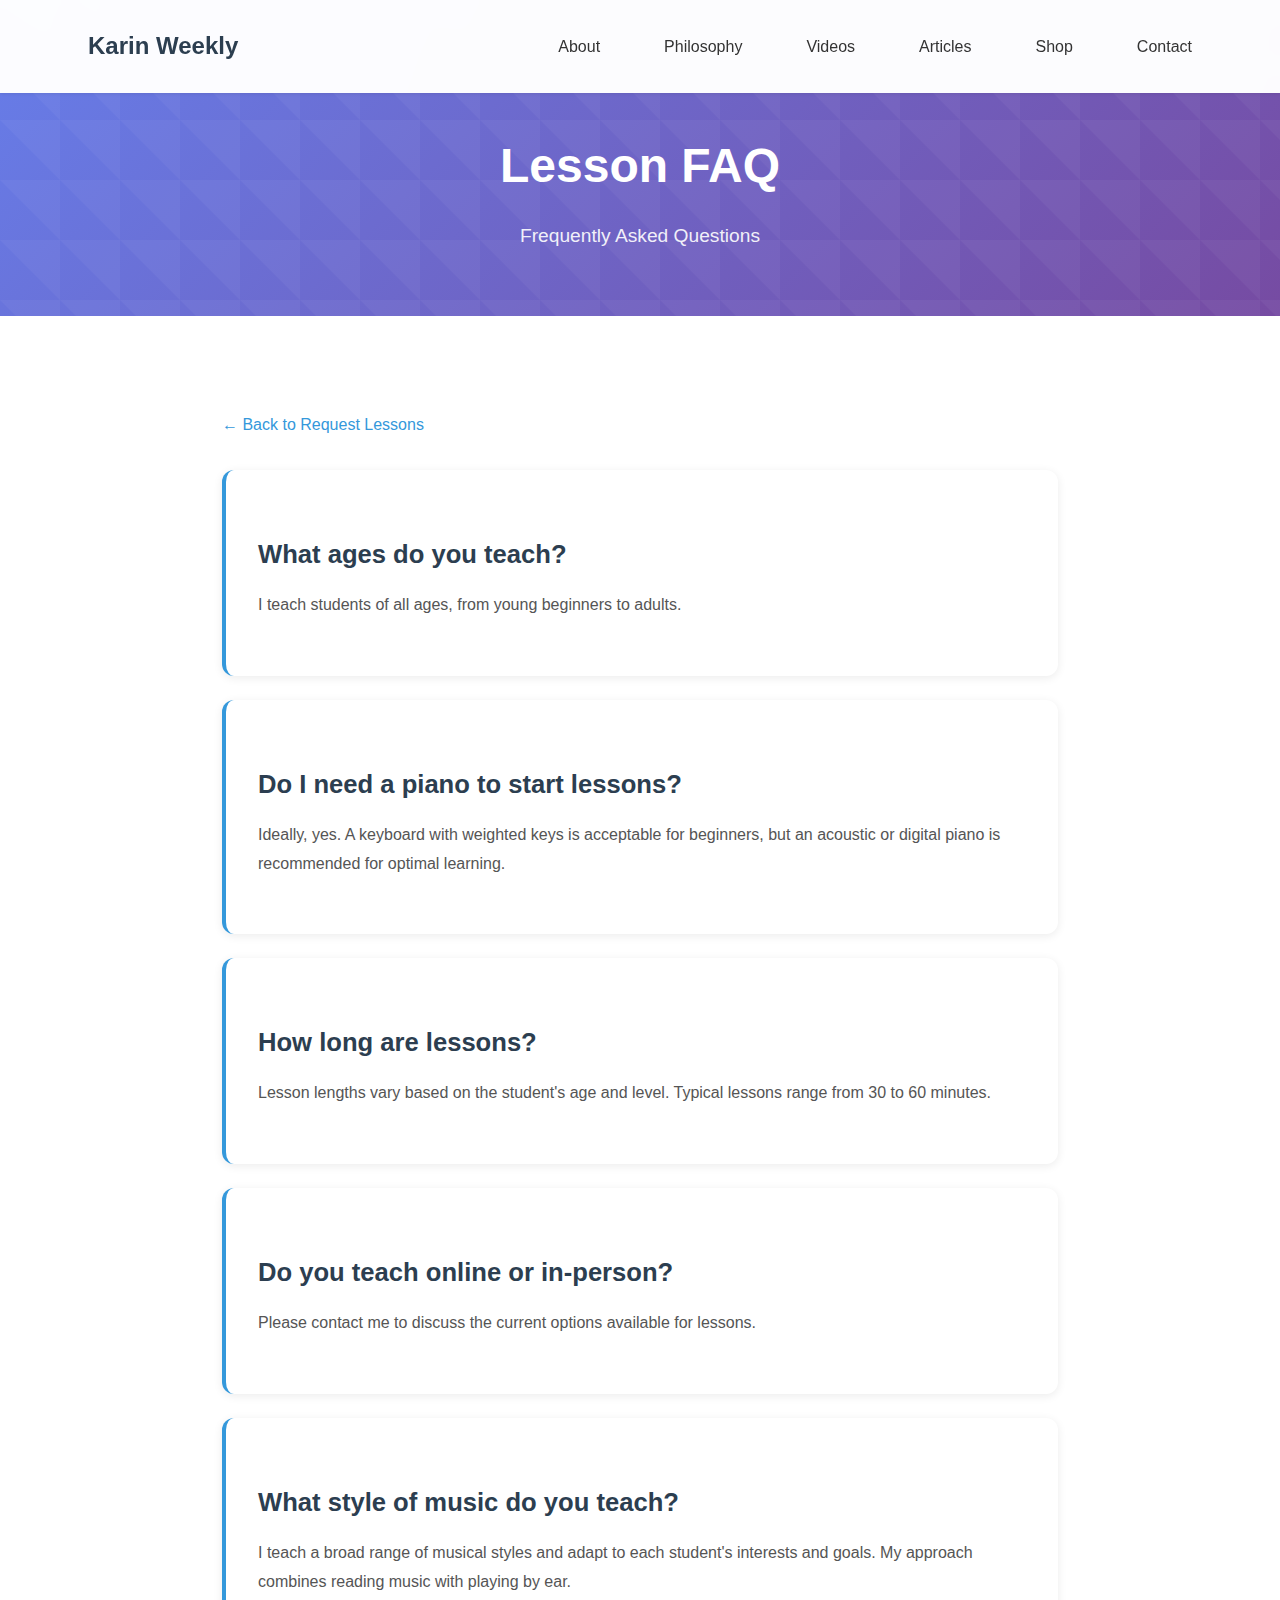
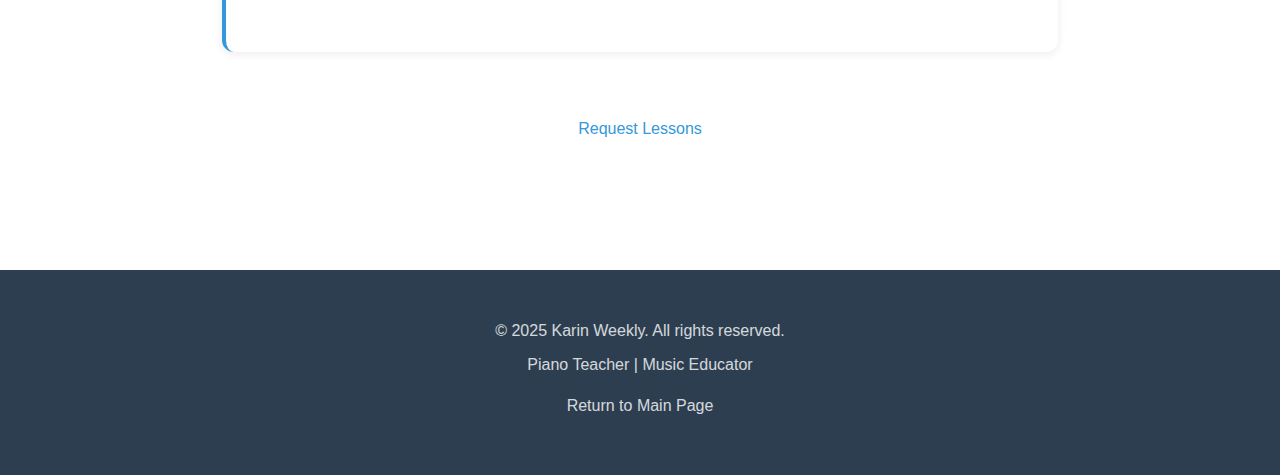
<file: faq.html>
<!DOCTYPE html>
<html lang="en">
<head>
    <meta charset="UTF-8">
    <meta name="viewport" content="width=device-width, initial-scale=1.0">
    <title>FAQ - Karin Weekly</title>
    <link rel="stylesheet" href="styles.css">
</head>
<body>
    <!-- Navigation -->
    <nav>
        <div class="container">
            <a href="index.html" class="logo">Karin Weekly</a>
            <div class="nav-links">
                <a href="about.html">About</a>
                <a href="pillars.html">Philosophy</a>
                <a href="watch-videos.html">Videos</a>
                <a href="read-articles.html">Articles</a>
                <a href="purchase-items.html">Shop</a>
                <a href="request-lessons.html">Contact</a>
            </div>
        </div>
    </nav>

    <!-- Page Header -->
    <section class="page-header">
        <h1>Lesson FAQ</h1>
        <p>Frequently Asked Questions</p>
    </section>

    <!-- Content -->
    <div class="content">
        <a href="request-lessons.html" class="back-link">← Back to Request Lessons</a>

        <div class="pillar">
            <h3>What ages do you teach?</h3>
            <p>I teach students of all ages, from young beginners to adults.</p>
        </div>

        <div class="pillar">
            <h3>Do I need a piano to start lessons?</h3>
            <p>Ideally, yes. A keyboard with weighted keys is acceptable for beginners, but an acoustic or digital piano is recommended for optimal learning.</p>
        </div>

        <div class="pillar">
            <h3>How long are lessons?</h3>
            <p>Lesson lengths vary based on the student's age and level. Typical lessons range from 30 to 60 minutes.</p>
        </div>

        <div class="pillar">
            <h3>Do you teach online or in-person?</h3>
            <p>Please contact me to discuss the current options available for lessons.</p>
        </div>

        <div class="pillar">
            <h3>What style of music do you teach?</h3>
            <p>I teach a broad range of musical styles and adapt to each student's interests and goals. My approach combines reading music with playing by ear.</p>
        </div>

        <div style="text-align: center; margin: 4rem 0;">
            <a href="request-lessons.html" class="email-link">Request Lessons</a>
        </div>
    </div>

    <!-- Footer -->
    <footer>
        <div class="container">
            <p>&copy; 2025 Karin Weekly. All rights reserved.</p>
            <p>Piano Teacher | Music Educator</p>
            <p style="margin-top: 1rem;"><a href="index.html">Return to Main Page</a></p>
        </div>
    </footer>

    <script src="scripts.js"></script>
</body>
</html>
</file>
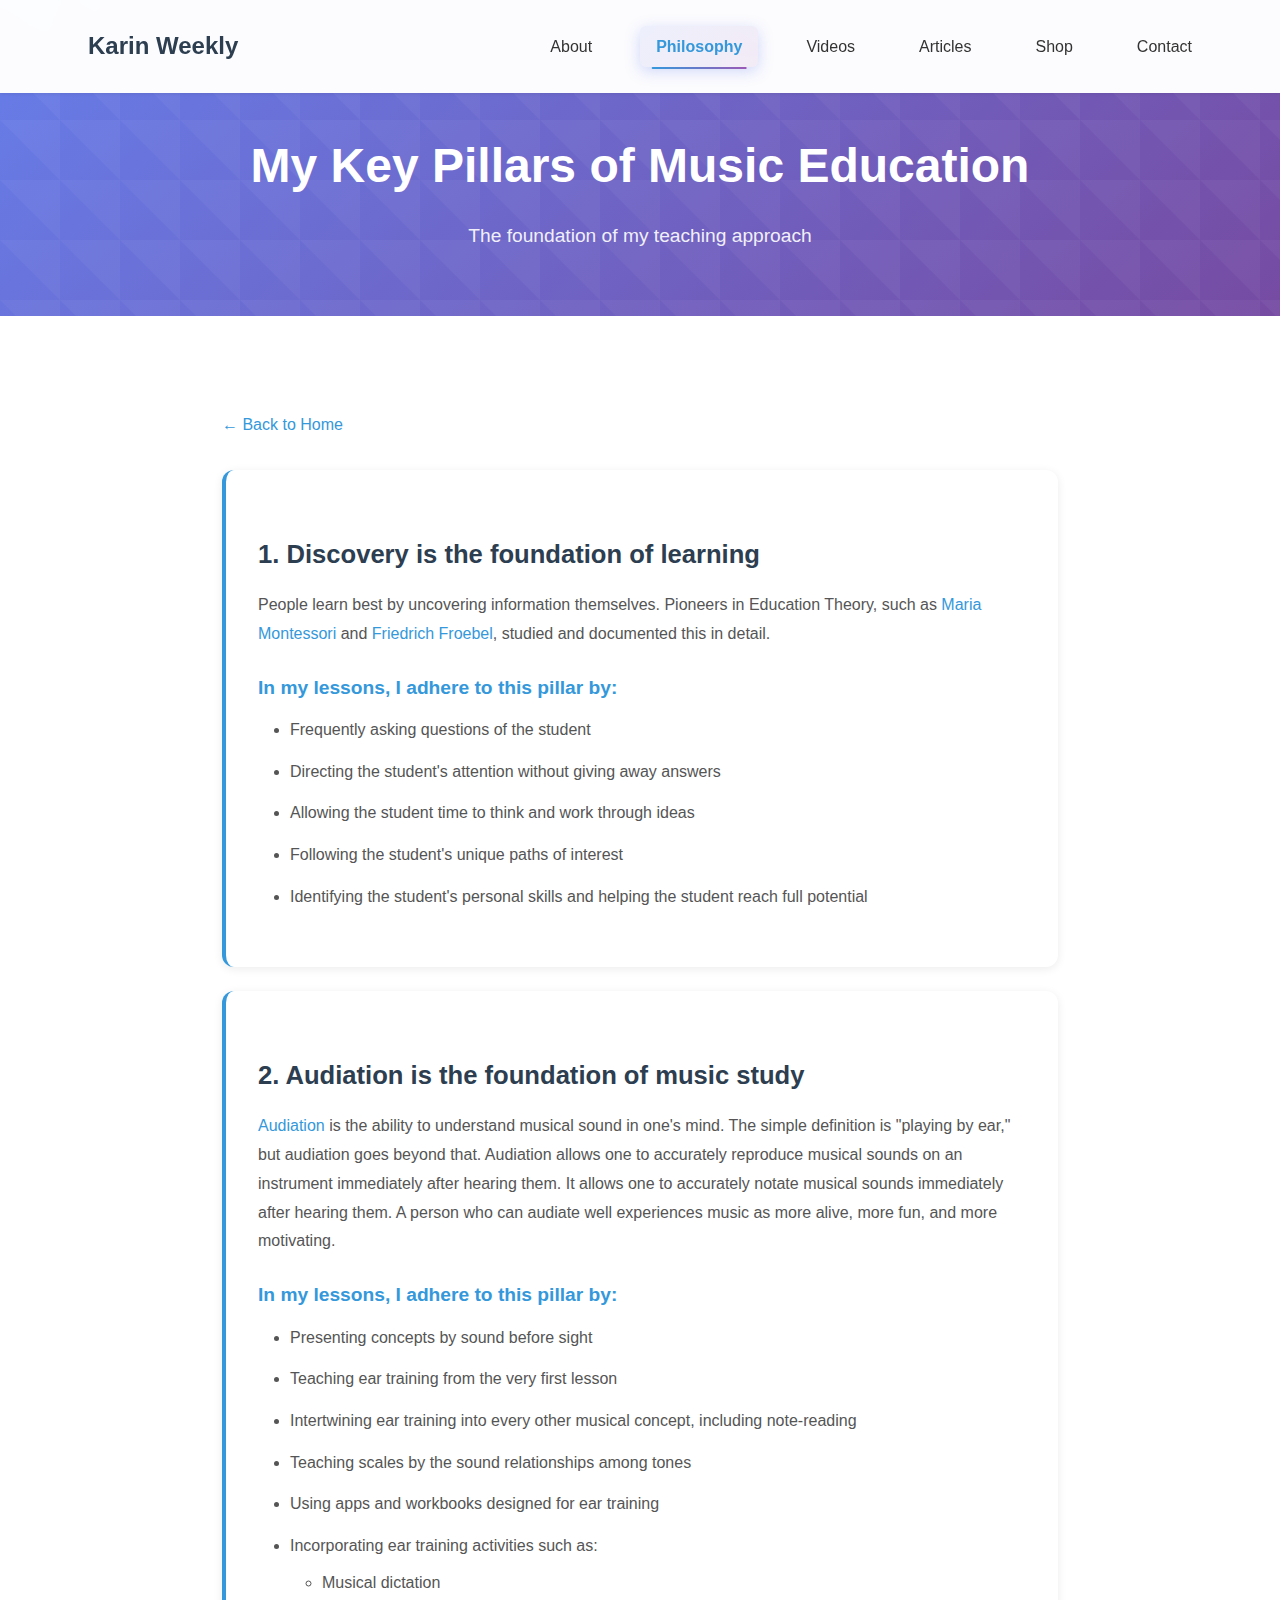
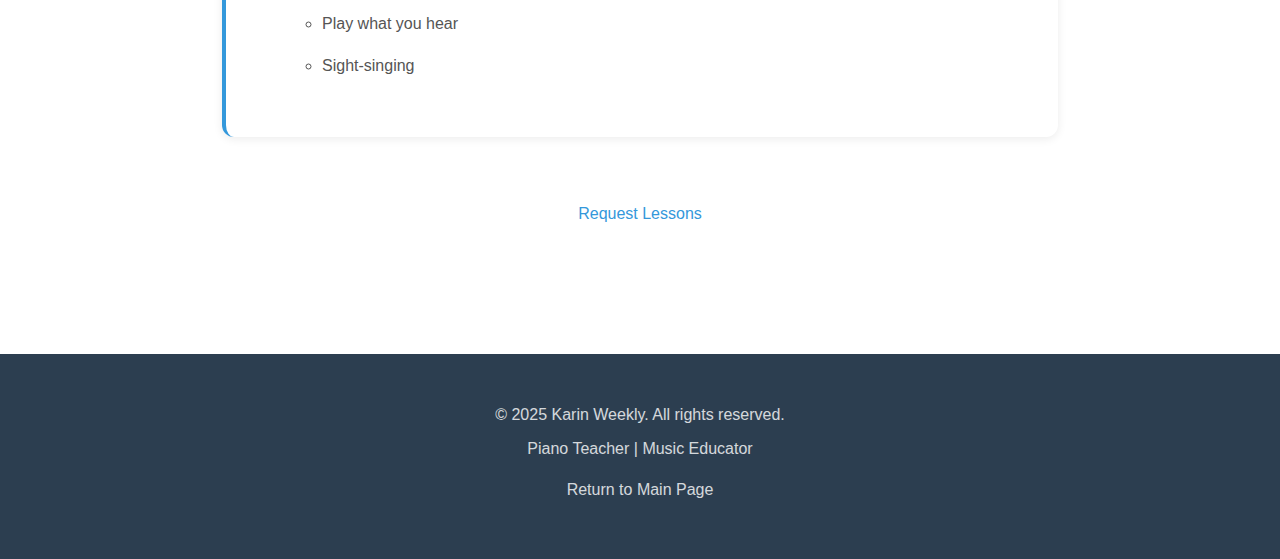
<file: pillars.html>
<!DOCTYPE html>
<html lang="en">
<head>
    <meta charset="UTF-8">
    <meta name="viewport" content="width=device-width, initial-scale=1.0">
    <title>Teaching Philosophy - Karin Weekly</title>
    <link rel="stylesheet" href="styles.css">
</head>
<body>
    <!-- Navigation -->
    <nav>
        <div class="container">
            <a href="index.html" class="logo">Karin Weekly</a>
            <div class="nav-links">
                <a href="about.html">About</a>
                <a href="pillars.html">Philosophy</a>
                <a href="watch-videos.html">Videos</a>
                <a href="read-articles.html">Articles</a>
                <a href="purchase-items.html">Shop</a>
                <a href="request-lessons.html">Contact</a>
            </div>
        </div>
    </nav>

    <!-- Page Header -->
    <section class="page-header">
        <h1>My Key Pillars of Music Education</h1>
        <p>The foundation of my teaching approach</p>
    </section>

    <!-- Content -->
    <div class="content">
        <a href="index.html" class="back-link">← Back to Home</a>

        <div class="pillar">
            <h3>1. Discovery is the foundation of learning</h3>
            <p>People learn best by uncovering information themselves. Pioneers in Education Theory, such as <a href="https://en.wikipedia.org/wiki/Maria_Montessori" target="_blank">Maria Montessori</a> and <a href="https://en.wikipedia.org/wiki/Friedrich_Fr%C3%B6bel" target="_blank">Friedrich Froebel</a>, studied and documented this in detail.</p>
            
            <h4>In my lessons, I adhere to this pillar by:</h4>
            <ul>
                <li>Frequently asking questions of the student</li>
                <li>Directing the student's attention without giving away answers</li>
                <li>Allowing the student time to think and work through ideas</li>
                <li>Following the student's unique paths of interest</li>
                <li>Identifying the student's personal skills and helping the student reach full potential</li>
            </ul>
        </div>

        <div class="pillar">
            <h3>2. Audiation is the foundation of music study</h3>
            <p><a href="https://en.wikipedia.org/wiki/Gordon_music_learning_theory" target="_blank">Audiation</a> is the ability to understand musical sound in one's mind. The simple definition is "playing by ear," but audiation goes beyond that. Audiation allows one to accurately reproduce musical sounds on an instrument immediately after hearing them. It allows one to accurately notate musical sounds immediately after hearing them. A person who can audiate well experiences music as more alive, more fun, and more motivating.</p>
            
            <h4>In my lessons, I adhere to this pillar by:</h4>
            <ul>
                <li>Presenting concepts by sound before sight</li>
                <li>Teaching ear training from the very first lesson</li>
                <li>Intertwining ear training into every other musical concept, including note-reading</li>
                <li>Teaching scales by the sound relationships among tones</li>
                <li>Using apps and workbooks designed for ear training</li>
                <li>Incorporating ear training activities such as:
                    <ul style="margin-top: 0.5rem;">
                        <li>Musical dictation</li>
                        <li>Play what you hear</li>
                        <li>Sight-singing</li>
                    </ul>
                </li>
            </ul>
        </div>

        <div style="text-align: center; margin: 4rem 0;">
            <a href="request-lessons.html" class="email-link">Request Lessons</a>
        </div>
    </div>

    <!-- Footer -->
    <footer>
        <div class="container">
            <p>&copy; 2025 Karin Weekly. All rights reserved.</p>
            <p>Piano Teacher | Music Educator</p>
            <p style="margin-top: 1rem;"><a href="index.html">Return to Main Page</a></p>
        </div>
    </footer>

    <script src="scripts.js"></script>
</body>
</html>
</file>
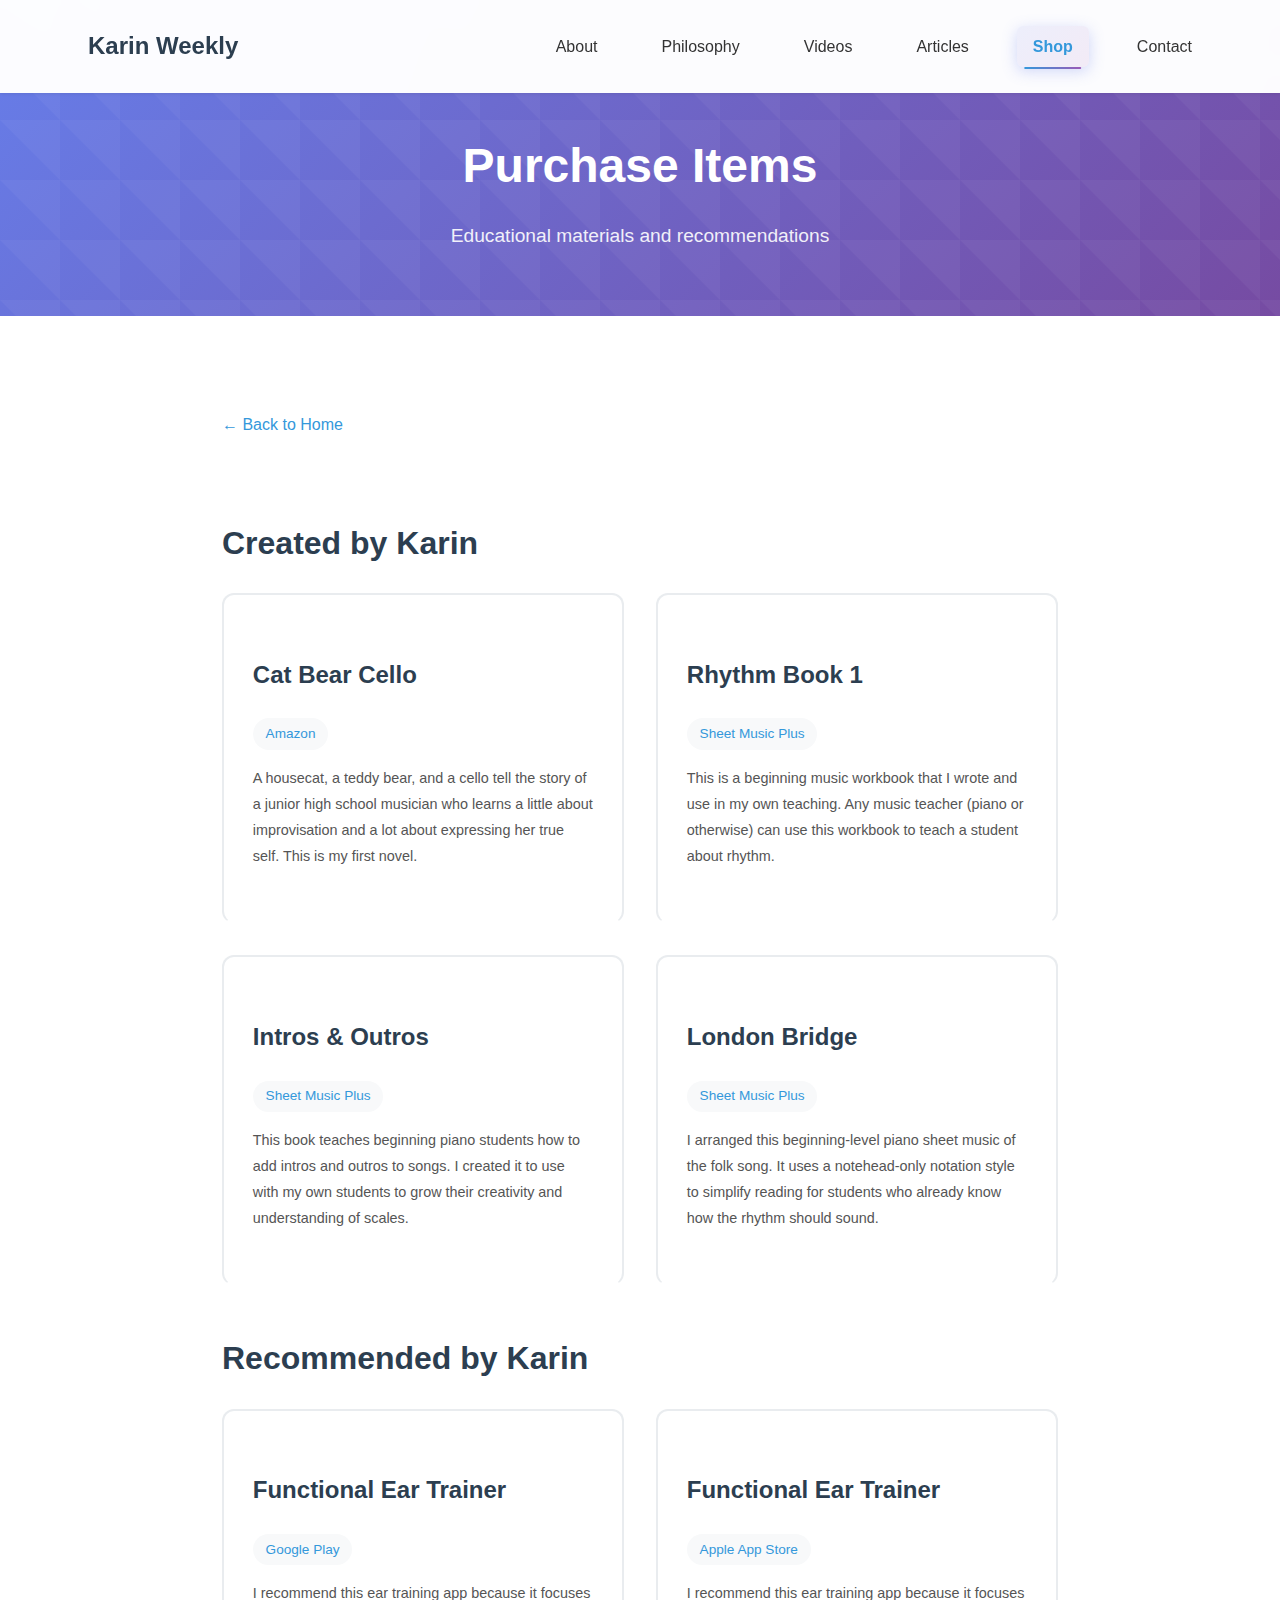
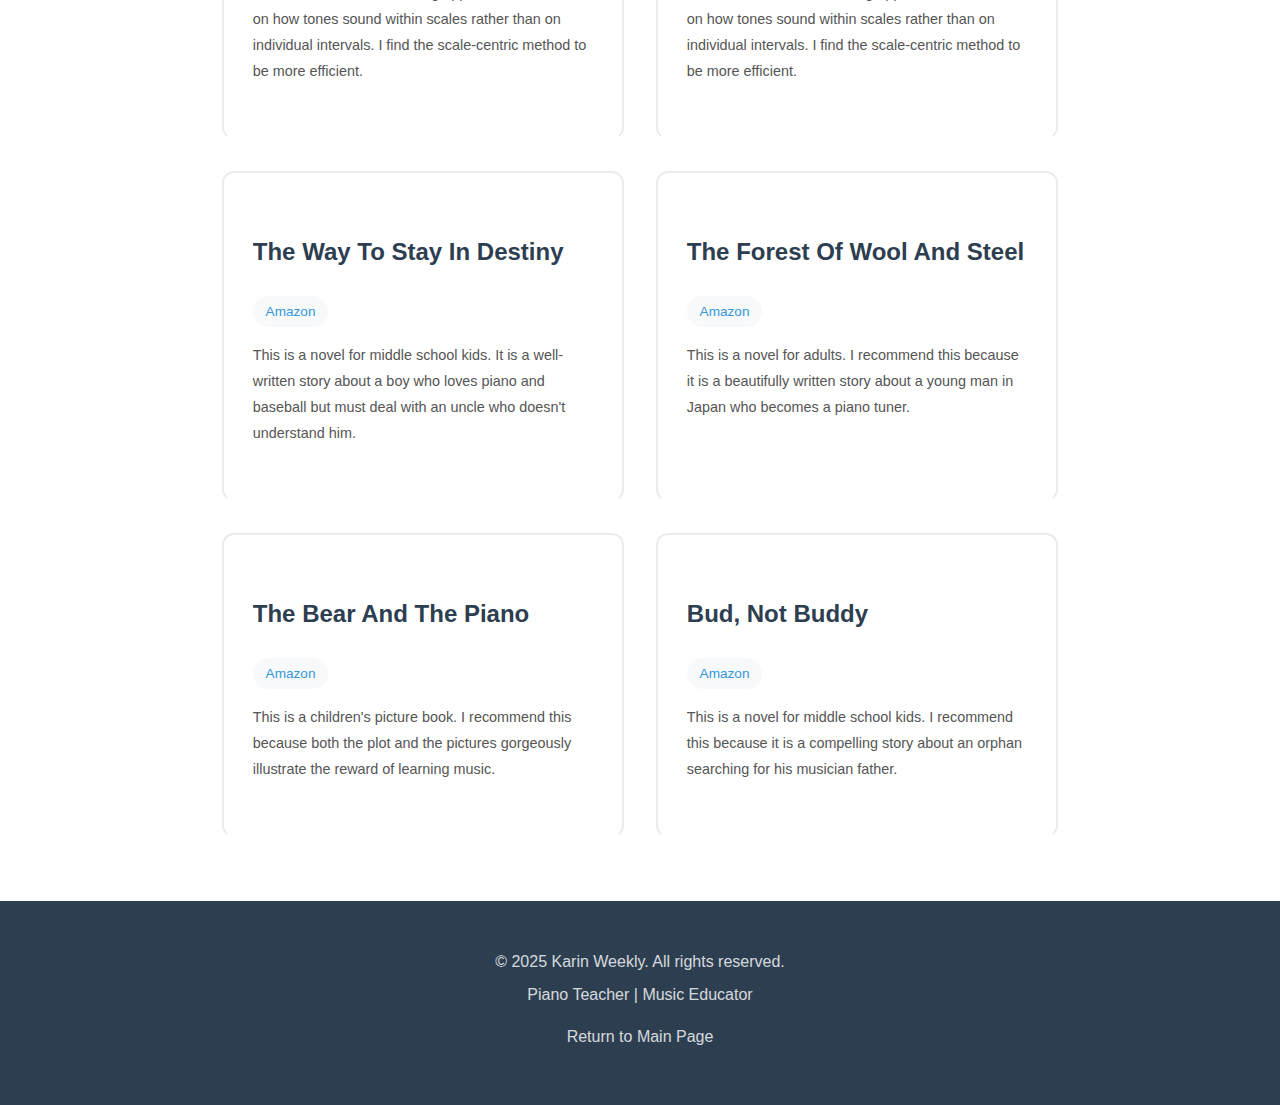
<file: purchase-items.html>
<!DOCTYPE html>
<html lang="en">
<head>
    <meta charset="UTF-8">
    <meta name="viewport" content="width=device-width, initial-scale=1.0">
    <title>Purchase Items - Karin Weekly</title>
    <link rel="stylesheet" href="styles.css">
</head>
<body>
    <!-- Navigation -->
    <nav>
        <div class="container">
            <a href="index.html" class="logo">Karin Weekly</a>
            <div class="nav-links">
                <a href="about.html">About</a>
                <a href="pillars.html">Philosophy</a>
                <a href="watch-videos.html">Videos</a>
                <a href="read-articles.html">Articles</a>
                <a href="purchase-items.html">Shop</a>
                <a href="request-lessons.html">Contact</a>
            </div>
        </div>
    </nav>

    <!-- Page Header -->
    <section class="page-header">
        <h1>Purchase Items</h1>
        <p>Educational materials and recommendations</p>
    </section>

    <!-- Content -->
    <div class="content">
        <a href="index.html" class="back-link">← Back to Home</a>

        <h2>Created by Karin</h2>
        
        <div class="grid-2">
            <a href="https://www.amazon.com/dp/B0DF5GZR4P" target="_blank" class="link-card">
                <h3>Cat Bear Cello</h3>
                <span class="platform">Amazon</span>
                <p style="margin-top: 1rem;">A housecat, a teddy bear, and a cello tell the story of a junior high school musician who learns a little about improvisation and a lot about expressing her true self. This is my first novel.</p>
            </a>

            <a href="https://www.sheetmusicplus.com/en/product/rhythm-book-1-21316550.html" target="_blank" class="link-card">
                <h3>Rhythm Book 1</h3>
                <span class="platform">Sheet Music Plus</span>
                <p style="margin-top: 1rem;">This is a beginning music workbook that I wrote and use in my own teaching. Any music teacher (piano or otherwise) can use this workbook to teach a student about rhythm.</p>
            </a>

            <a href="https://www.sheetmusicplus.com/en/product/intros-outros-23034445.html" target="_blank" class="link-card">
                <h3>Intros & Outros</h3>
                <span class="platform">Sheet Music Plus</span>
                <p style="margin-top: 1rem;">This book teaches beginning piano students how to add intros and outros to songs. I created it to use with my own students to grow their creativity and understanding of scales.</p>
            </a>

            <a href="https://www.sheetmusicplus.com/en/product/london-bridge-21304824.html" target="_blank" class="link-card">
                <h3>London Bridge</h3>
                <span class="platform">Sheet Music Plus</span>
                <p style="margin-top: 1rem;">I arranged this beginning-level piano sheet music of the folk song. It uses a notehead-only notation style to simplify reading for students who already know how the rhythm should sound.</p>
            </a>
        </div>

        <h2>Recommended by Karin</h2>

        <div class="grid-2">
            <a href="https://play.google.com/store/apps/details?id=com.kaizen9.fet.android" target="_blank" class="link-card">
                <h3>Functional Ear Trainer</h3>
                <span class="platform">Google Play</span>
                <p style="margin-top: 1rem;">I recommend this ear training app because it focuses on how tones sound within scales rather than on individual intervals. I find the scale-centric method to be more efficient.</p>
            </a>

            <a href="https://apps.apple.com/us/app/functional-ear-trainer/id1088761926" target="_blank" class="link-card">
                <h3>Functional Ear Trainer</h3>
                <span class="platform">Apple App Store</span>
                <p style="margin-top: 1rem;">I recommend this ear training app because it focuses on how tones sound within scales rather than on individual intervals. I find the scale-centric method to be more efficient.</p>
            </a>

            <a href="https://www.amazon.com/dp/B00KRNJJMU/" target="_blank" class="link-card">
                <h3>The Way To Stay In Destiny</h3>
                <span class="platform">Amazon</span>
                <p style="margin-top: 1rem;">This is a novel for middle school kids. It is a well-written story about a boy who loves piano and baseball but must deal with an uncle who doesn't understand him.</p>
            </a>

            <a href="https://www.amazon.com/dp/B07HNLW723" target="_blank" class="link-card">
                <h3>The Forest Of Wool And Steel</h3>
                <span class="platform">Amazon</span>
                <p style="margin-top: 1rem;">This is a novel for adults. I recommend this because it is a beautifully written story about a young man in Japan who becomes a piano tuner.</p>
            </a>

            <a href="https://www.amazon.com/dp/B019BNUPLU" target="_blank" class="link-card">
                <h3>The Bear And The Piano</h3>
                <span class="platform">Amazon</span>
                <p style="margin-top: 1rem;">This is a children's picture book. I recommend this because both the plot and the pictures gorgeously illustrate the reward of learning music.</p>
            </a>

            <a href="https://www.amazon.com/dp/B000FC1H4Q" target="_blank" class="link-card">
                <h3>Bud, Not Buddy</h3>
                <span class="platform">Amazon</span>
                <p style="margin-top: 1rem;">This is a novel for middle school kids. I recommend this because it is a compelling story about an orphan searching for his musician father.</p>
            </a>
        </div>
    </div>

    <!-- Footer -->
    <footer>
        <div class="container">
            <p>&copy; 2025 Karin Weekly. All rights reserved.</p>
            <p>Piano Teacher | Music Educator</p>
            <p style="margin-top: 1rem;"><a href="index.html">Return to Main Page</a></p>
        </div>
    </footer>

    <script src="scripts.js"></script>
</body>
</html>
</file>
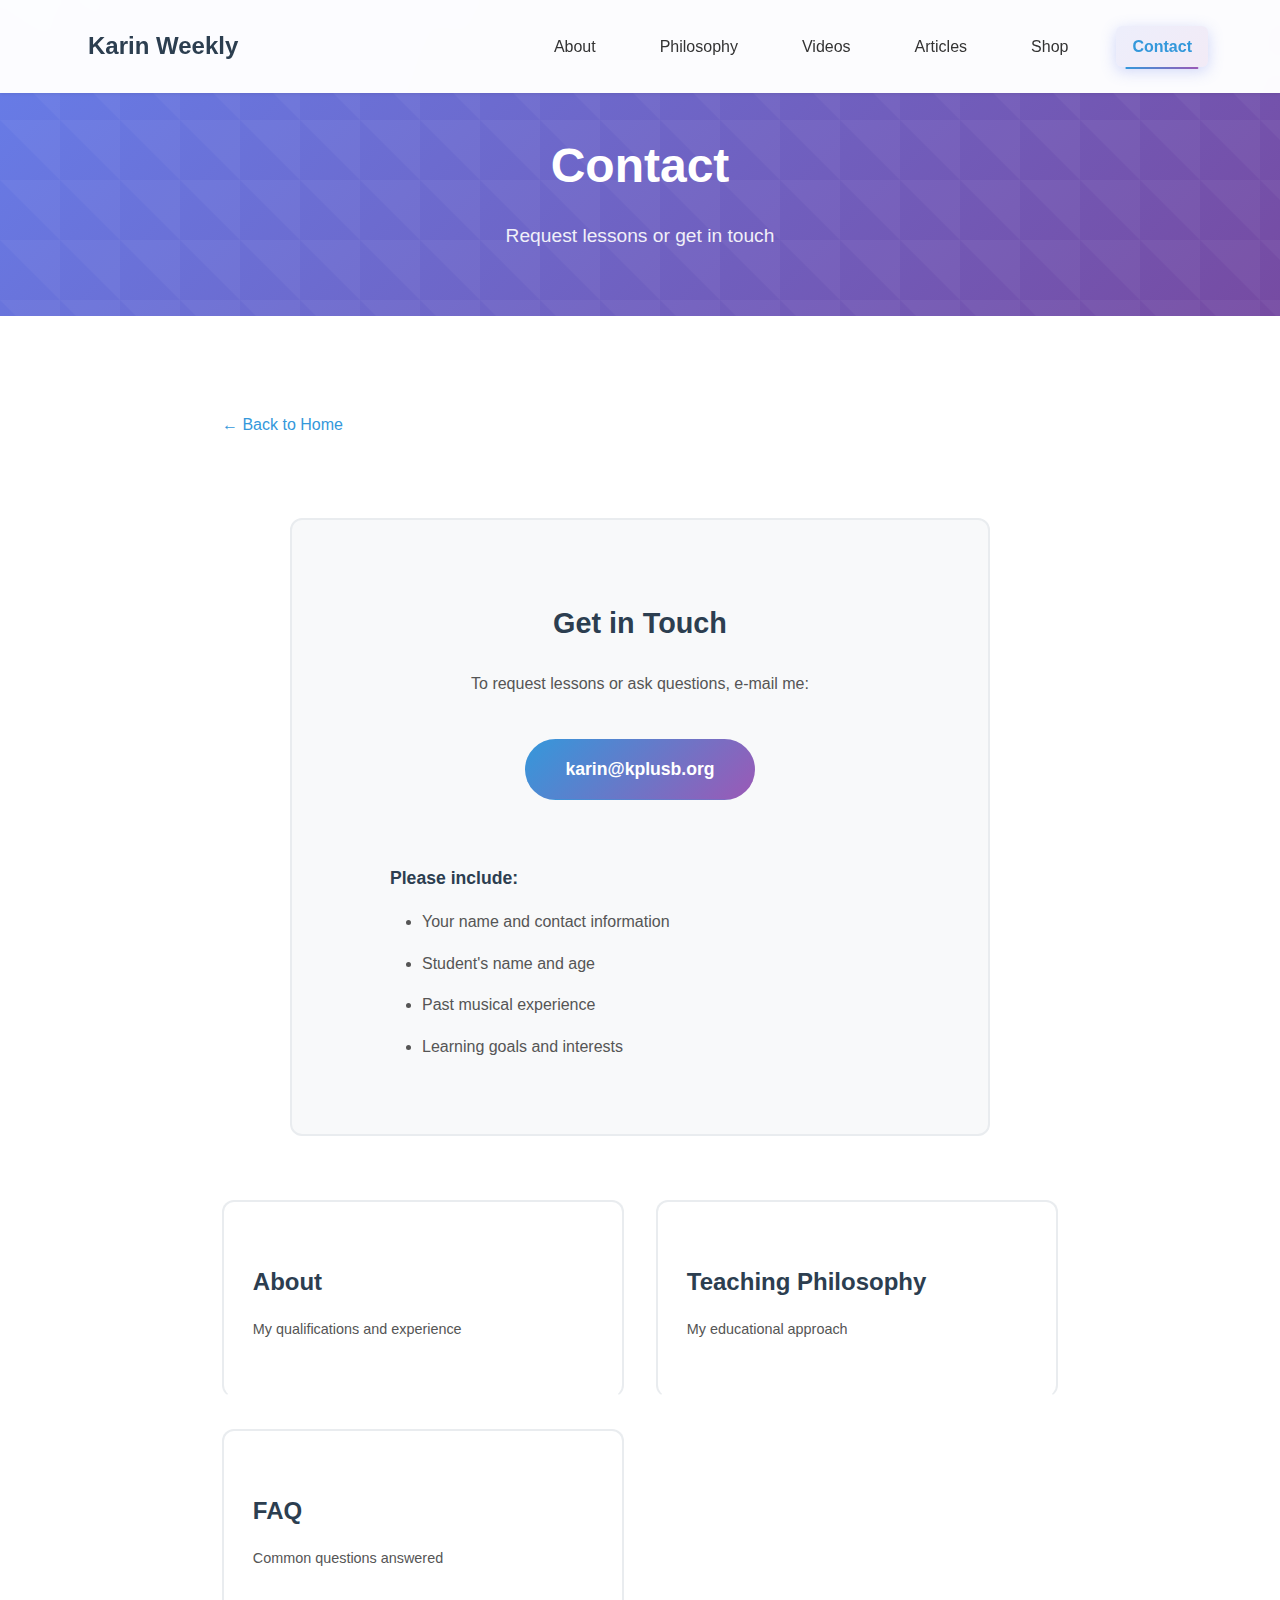
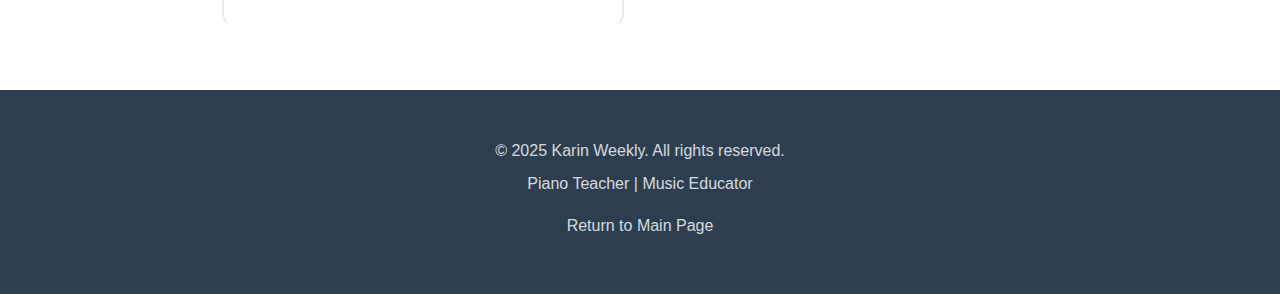
<file: request-lessons.html>
<!DOCTYPE html>
<html lang="en">
<head>
    <meta charset="UTF-8">
    <meta name="viewport" content="width=device-width, initial-scale=1.0">
    <title>Request Lessons - Karin Weekly</title>
    <link rel="stylesheet" href="styles.css">
</head>
<body>
    <!-- Navigation -->
    <nav>
        <div class="container">
            <a href="index.html" class="logo">Karin Weekly</a>
            <div class="nav-links">
                <a href="about.html">About</a>
                <a href="pillars.html">Philosophy</a>
                <a href="watch-videos.html">Videos</a>
                <a href="read-articles.html">Articles</a>
                <a href="purchase-items.html">Shop</a>
                <a href="request-lessons.html">Contact</a>
            </div>
        </div>
    </nav>

    <!-- Page Header -->
    <section class="page-header">
        <h1>Contact</h1>
        <p>Request lessons or get in touch</p>
    </section>

    <!-- Content -->
    <div class="content">
        <a href="index.html" class="back-link">← Back to Home</a>

        <div class="contact-box" style="margin-top: 3rem;">
            <h3>Get in Touch</h3>
            <p>To request lessons or ask questions, e-mail me:</p>
            <a href="mailto:karin@kplusb.org" class="email-link">karin@kplusb.org</a>
            
            <div style="text-align: left; margin-top: 3rem; max-width: 500px; margin-left: auto; margin-right: auto;">
                <h4 style="color: var(--primary-color); margin-bottom: 1rem; font-size: 1.1rem;">Please include:</h4>
                <ul style="line-height: 2; color: #555;">
                    <li>Your name and contact information</li>
                    <li>Student's name and age</li>
                    <li>Past musical experience</li>
                    <li>Learning goals and interests</li>
                </ul>
            </div>
        </div>

        <div class="grid-3" style="margin-top: 4rem;">
            <a href="about.html" class="link-card">
                <h3>About</h3>
                <p>My qualifications and experience</p>
            </a>
            <a href="pillars.html" class="link-card">
                <h3>Teaching Philosophy</h3>
                <p>My educational approach</p>
            </a>
            <a href="faq.html" class="link-card">
                <h3>FAQ</h3>
                <p>Common questions answered</p>
            </a>
        </div>
    </div>

    <!-- Footer -->
    <footer>
        <div class="container">
            <p>&copy; 2025 Karin Weekly. All rights reserved.</p>
            <p>Piano Teacher | Music Educator</p>
            <p style="margin-top: 1rem;"><a href="index.html">Return to Main Page</a></p>
        </div>
    </footer>

    <script src="scripts.js"></script>
</body>
</html>
</file>
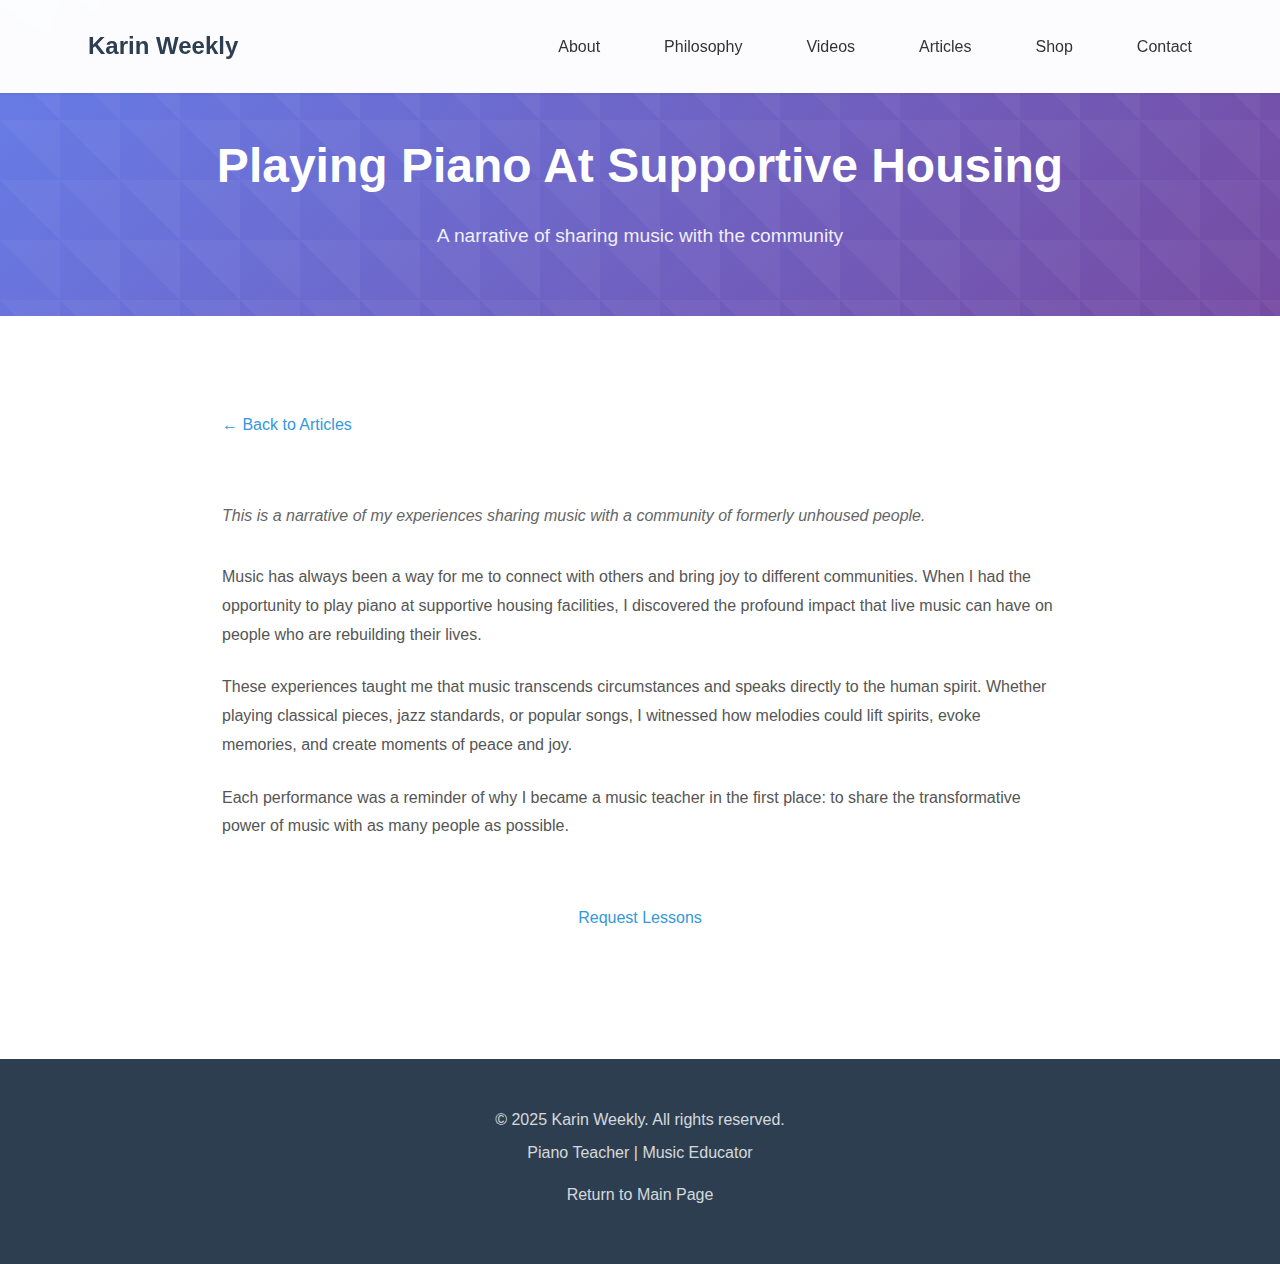
<file: supportive-housing.html>
<!DOCTYPE html>
<html lang="en">
<head>
    <meta charset="UTF-8">
    <meta name="viewport" content="width=device-width, initial-scale=1.0">
    <title>Playing Piano At Supportive Housing - Karin Weekly</title>
    <link rel="stylesheet" href="styles.css">
</head>
<body>
    <!-- Navigation -->
    <nav>
        <div class="container">
            <a href="index.html" class="logo">Karin Weekly</a>
            <div class="nav-links">
                <a href="about.html">About</a>
                <a href="pillars.html">Philosophy</a>
                <a href="watch-videos.html">Videos</a>
                <a href="read-articles.html">Articles</a>
                <a href="purchase-items.html">Shop</a>
                <a href="request-lessons.html">Contact</a>
            </div>
        </div>
    </nav>

    <!-- Page Header -->
    <section class="page-header">
        <h1>Playing Piano At Supportive Housing</h1>
        <p>A narrative of sharing music with the community</p>
    </section>

    <!-- Content -->
    <div class="content">
        <a href="read-articles.html" class="back-link">← Back to Articles</a>

        <p style="font-style: italic; color: #666; margin: 2rem 0;">This is a narrative of my experiences sharing music with a community of formerly unhoused people.</p>

        <p>Music has always been a way for me to connect with others and bring joy to different communities. When I had the opportunity to play piano at supportive housing facilities, I discovered the profound impact that live music can have on people who are rebuilding their lives.</p>

        <p>These experiences taught me that music transcends circumstances and speaks directly to the human spirit. Whether playing classical pieces, jazz standards, or popular songs, I witnessed how melodies could lift spirits, evoke memories, and create moments of peace and joy.</p>

        <p>Each performance was a reminder of why I became a music teacher in the first place: to share the transformative power of music with as many people as possible.</p>

        <div style="text-align: center; margin: 4rem 0;">
            <a href="request-lessons.html" class="email-link">Request Lessons</a>
        </div>
    </div>

    <!-- Footer -->
    <footer>
        <div class="container">
            <p>&copy; 2025 Karin Weekly. All rights reserved.</p>
            <p>Piano Teacher | Music Educator</p>
            <p style="margin-top: 1rem;"><a href="index.html">Return to Main Page</a></p>
        </div>
    </footer>

    <script src="scripts.js"></script>
</body>
</html>
</file>
<file: styles.css>
* {
    margin: 0;
    padding: 0;
    box-sizing: border-box;
}

:root {
    --primary-color: #2c3e50;
    --secondary-color: #34495e;
    --accent-color: #3498db;
    --accent-purple: #9b59b6;
    --accent-green: #27ae60;
    --accent-orange: #e67e22;
    --text-color: #333;
    --text-light: #666;
    --light-gray: #f8f9fa;
    --border-color: #e9ecef;
    --white: #ffffff;
    --gradient-1: #667eea;
    --gradient-2: #764ba2;
}

body {
    font-family: -apple-system, BlinkMacSystemFont, 'Segoe UI', Roboto, 'Helvetica Neue', Arial, sans-serif;
    line-height: 1.6;
    color: var(--text-color);
    background-color: #fff;
    overflow-x: hidden;
}

/* Navigation */
nav {
    position: fixed;
    top: 0;
    left: 0;
    right: 0;
    background: rgba(255, 255, 255, 0.98);
    backdrop-filter: blur(10px);
    padding: 1.2rem 2rem;
    box-shadow: 0 1px 3px rgba(0,0,0,0.08);
    z-index: 1000;
}

nav .container {
    max-width: 1200px;
    margin: 0 auto;
    display: flex;
    justify-content: space-between;
    align-items: center;
}

nav .logo {
    font-size: 1.5rem;
    font-weight: 700;
    color: var(--primary-color);
    text-decoration: none;
}

nav .nav-links {
    display: flex;
    gap: 2rem;
    align-items: center;
}

nav a {
    color: var(--text-color);
    text-decoration: none;
    transition: all 0.3s ease;
    font-weight: 500;
    padding: 0.5rem 1rem;
    border-radius: 6px;
    position: relative;
}

nav a:hover {
    color: var(--accent-color);
    background: rgba(52, 152, 219, 0.1);
}

nav a.active {
    color: var(--accent-color);
    background: linear-gradient(135deg, rgba(102, 126, 234, 0.1), rgba(155, 89, 182, 0.1));
    box-shadow: 0 4px 15px rgba(102, 126, 234, 0.3);
    font-weight: 600;
}

nav a.active::after {
    content: '';
    position: absolute;
    bottom: -2px;
    left: 50%;
    transform: translateX(-50%);
    width: 80%;
    height: 2px;
    background: linear-gradient(90deg, var(--accent-color), var(--accent-purple));
    border-radius: 1px;
}

nav a:hover {
    color: var(--accent-color);
}

/* Hero Section */
.hero {
    min-height: 100vh;
    display: flex;
    align-items: center;
    justify-content: center;
    text-align: center;
    padding: 2rem;
    background: linear-gradient(135deg, var(--gradient-1) 0%, var(--gradient-2) 100%);
    color: white;
    position: relative;
    overflow: hidden;
}

.hero::before {
    content: '';
    position: absolute;
    top: 0;
    left: 0;
    right: 0;
    bottom: 0;
    background: url('data:image/svg+xml,<svg width="60" height="60" xmlns="http://www.w3.org/2000/svg"><path d="M30 30L0 0h60v60L30 30z" fill="rgba(255,255,255,0.05)"/></svg>');
    background-size: 60px 60px;
    animation: backgroundMove 20s linear infinite;
}

@keyframes backgroundMove {
    0% { transform: translate(0, 0); }
    100% { transform: translate(60px, 60px); }
}

.hero-content {
    max-width: 800px;
    position: relative;
    z-index: 1;
    animation: fadeInUp 1s ease-out;
}

@keyframes fadeInUp {
    from {
        opacity: 0;
        transform: translateY(30px);
    }
    to {
        opacity: 1;
        transform: translateY(0);
    }
}

.hero h1 {
    font-size: 4rem;
    font-weight: 700;
    margin-bottom: 1rem;
    letter-spacing: -2px;
}

.hero .subtitle {
    font-size: 1.5rem;
    margin-bottom: 2rem;
    opacity: 0.95;
    font-weight: 300;
}

/* Page Header (for internal pages) */
.page-header {
    padding: 8rem 2rem 4rem;
    background: linear-gradient(135deg, var(--gradient-1) 0%, var(--gradient-2) 100%);
    color: white;
    text-align: center;
    position: relative;
    overflow: hidden;
}

.page-header::before {
    content: '';
    position: absolute;
    top: 0;
    left: 0;
    right: 0;
    bottom: 0;
    background: url('data:image/svg+xml,<svg width="60" height="60" xmlns="http://www.w3.org/2000/svg"><path d="M30 30L0 0h60v60L30 30z" fill="rgba(255,255,255,0.04)"/></svg>');
    background-size: 60px 60px;
}

.page-header h1 {
    font-size: 3rem;
    font-weight: 700;
    margin-bottom: 1rem;
}

.page-header p {
    font-size: 1.2rem;
    opacity: 0.9;
}

/* Container */
.container {
    max-width: 1200px;
    margin: 0 auto;
    padding: 0 2rem;
}

/* Section */
.section {
    padding: 6rem 2rem;
}

.section-title {
    font-size: 2.5rem;
    font-weight: 700;
    margin-bottom: 3rem;
    text-align: center;
    color: var(--primary-color);
    position: relative;
    padding-bottom: 1rem;
}

.section-title::after {
    content: '';
    position: absolute;
    bottom: 0;
    left: 50%;
    transform: translateX(-50%);
    width: 60px;
    height: 4px;
    background: linear-gradient(90deg, var(--accent-color), var(--accent-purple));
    border-radius: 2px;
}

/* Cards */
.card {
    background: var(--white);
    padding: 2rem;
    border-radius: 12px;
    transition: all 0.3s ease;
    border: 1px solid var(--border-color);
    margin-bottom: 1.5rem;
}

.card:hover {
    box-shadow: 0 8px 20px rgba(102, 126, 234, 0.15);
    transform: translateY(-3px);
}

.card h3 {
    font-size: 1.8rem;
    color: var(--primary-color);
    margin-bottom: 1rem;
}

.card p {
    color: #666;
    line-height: 1.8;
}

/* Grid Layouts */
.grid-2 {
    display: grid;
    grid-template-columns: repeat(auto-fit, minmax(300px, 1fr));
    gap: 2rem;
}

.grid-3 {
    display: grid;
    grid-template-columns: repeat(auto-fit, minmax(280px, 1fr));
    gap: 2rem;
}

/* Link Cards */
.link-card {
    background: var(--white);
    padding: 1.8rem;
    border-radius: 12px;
    transition: all 0.3s ease;
    border: 2px solid var(--border-color);
    text-decoration: none;
    color: var(--text-color);
    display: block;
    position: relative;
    overflow: hidden;
}

.link-card::before {
    content: '';
    position: absolute;
    top: 0;
    left: 0;
    right: 0;
    height: 3px;
    background: linear-gradient(90deg, var(--accent-color), var(--accent-purple));
    transform: scaleX(0);
    transition: transform 0.3s ease;
}

.link-card:hover::before {
    transform: scaleX(1);
}

.link-card:hover {
    border-color: var(--accent-color);
    box-shadow: 0 8px 25px rgba(102, 126, 234, 0.2);
    transform: translateY(-5px);
}

.link-card h3 {
    font-size: 1.1rem;
    margin-bottom: 0.5rem;
    color: var(--primary-color);
    font-weight: 600;
}

.link-card p {
    color: var(--text-light);
    font-size: 0.9rem;
    line-height: 1.6;
}

.link-card .platform {
    display: inline-block;
    background: var(--light-gray);
    padding: 0.3rem 0.8rem;
    border-radius: 20px;
    font-size: 0.85rem;
    margin-top: 0.5rem;
    color: var(--accent-color);
}

/* Content Section */
.content {
    max-width: 900px;
    margin: 0 auto;
    padding: 4rem 2rem;
}

.content h2 {
    font-size: 2rem;
    color: var(--primary-color);
    margin: 3rem 0 1.5rem;
}

.content h3 {
    font-size: 1.5rem;
    color: var(--primary-color);
    margin: 2rem 0 1rem;
}

.content p {
    margin-bottom: 1.5rem;
    line-height: 1.8;
    color: #555;
}

.content ul {
    margin-bottom: 1.5rem;
    padding-left: 2rem;
}

.content li {
    margin-bottom: 0.8rem;
    line-height: 1.8;
    color: #555;
}

.content a {
    color: var(--accent-color);
    text-decoration: none;
    border-bottom: 1px solid transparent;
    transition: border-color 0.3s ease;
}

.content a:hover {
    border-bottom-color: var(--accent-color);
}

/* Profile Image */
.profile-image {
    max-width: 400px;
    width: 100%;
    border-radius: 12px;
    box-shadow: 0 10px 40px rgba(0,0,0,0.15);
    margin: 2rem auto;
    display: block;
}

/* Contact Section */
.contact-box {
    background: var(--light-gray);
    padding: 3rem;
    border-radius: 12px;
    max-width: 700px;
    margin: 3rem auto;
    text-align: center;
    border: 2px solid var(--border-color);
}

.contact-box h3 {
    font-size: 1.8rem;
    margin-bottom: 1.5rem;
    color: var(--primary-color);
}

.contact-box .email-link {
    display: inline-block;
    background: linear-gradient(135deg, var(--accent-color), var(--accent-purple));
    color: white;
    padding: 1rem 2.5rem;
    border-radius: 50px;
    text-decoration: none;
    font-weight: 600;
    font-size: 1.1rem;
    transition: all 0.3s ease;
    margin: 1rem 0;
}

.contact-box .email-link:hover {
    transform: translateY(-2px);
    box-shadow: 0 8px 20px rgba(102, 126, 234, 0.3);
}

/* Pills/Numbered Lists */
.pillar {
    background: var(--white);
    padding: 2rem;
    border-radius: 12px;
    margin-bottom: 1.5rem;
    border-left: 4px solid var(--accent-color);
    box-shadow: 0 2px 10px rgba(0,0,0,0.08);
    transition: all 0.3s ease;
}

.pillar:hover {
    transform: translateX(5px);
    box-shadow: 0 4px 15px rgba(102, 126, 234, 0.15);
}

.pillar h3 {
    font-size: 1.6rem;
    color: var(--primary-color);
    margin-bottom: 1rem;
}

.pillar h4 {
    font-size: 1.2rem;
    color: var(--accent-color);
    margin: 1.5rem 0 0.8rem;
}

/* Footer */
footer {
    background: var(--primary-color);
    color: white;
    text-align: center;
    padding: 3rem 2rem;
}

footer p {
    opacity: 0.8;
    margin-bottom: 0.5rem;
}

footer a {
    color: white;
    text-decoration: none;
    border-bottom: 1px solid transparent;
    transition: border-color 0.3s ease;
}

footer a:hover {
    border-bottom-color: white;
}

/* Animations */
.fade-in {
    opacity: 0;
    transform: translateY(20px);
    transition: opacity 0.6s ease, transform 0.6s ease;
}

.fade-in.visible {
    opacity: 1;
    transform: translateY(0);
}

/* Responsive */
@media (max-width: 768px) {
    .hero h1 {
        font-size: 2.5rem;
    }

    .hero .subtitle {
        font-size: 1.2rem;
    }

    .page-header h1 {
        font-size: 2rem;
    }

    nav .nav-links {
        gap: 1rem;
        flex-wrap: wrap;
    }

    .section {
        padding: 4rem 1rem;
    }

    .section-title {
        font-size: 2rem;
    }

    .content {
        padding: 2rem 1rem;
    }
}

/* Scroll Indicator */
.scroll-indicator {
    position: absolute;
    bottom: 2rem;
    left: 50%;
    transform: translateX(-50%);
    animation: bounce 2s infinite;
}

@keyframes bounce {
    0%, 20%, 50%, 80%, 100% {
        transform: translateX(-50%) translateY(0);
    }
    40% {
        transform: translateX(-50%) translateY(-10px);
    }
    60% {
        transform: translateX(-50%) translateY(-5px);
    }
}

.scroll-indicator svg {
    width: 30px;
    height: 30px;
    fill: white;
    opacity: 0.7;
}

/* Highlight */
.highlight {
    color: var(--primary-color);
    font-weight: 600;
}

/* Card Images */
.link-card-image {
    width: 100%;
    height: 180px;
    object-fit: cover;
    border-radius: 8px 8px 0 0;
    margin: -1.8rem -1.8rem 1rem -1.8rem;
}

.video-thumbnail {
    width: 100%;
    height: 160px;
    object-fit: cover;
    border-radius: 8px;
    margin-bottom: 1rem;
    transition: transform 0.3s ease;
}

.link-card:hover .video-thumbnail {
    transform: scale(1.05);
}

.article-image {
    width: 100%;
    height: 200px;
    object-fit: cover;
    object-position: center center;
    border-radius: 8px 8px 0 0;
    margin: -1.8rem -1.8rem 1rem -1.8rem;
}

.book-cover {
    width: 100%;
    height: 240px;
    object-fit: contain;
    border-radius: 8px;
    margin-bottom: 1rem;
    background: linear-gradient(135deg, #f5f7fa 0%, #c3cfe2 100%);
    padding: 1rem;
}

/* Experience Grid */
.experience-grid {
    display: grid;
    grid-template-columns: repeat(auto-fit, minmax(250px, 1fr));
    gap: 2rem;
    margin-top: 3rem;
}

.experience-card {
    background: var(--white);
    padding: 2rem;
    border-radius: 8px;
    transition: box-shadow 0.3s ease;
    border: 1px solid var(--border-color);
    text-align: center;
}

.experience-card:hover {
    box-shadow: 0 4px 12px rgba(0,0,0,0.08);
}

.experience-card h3 {
    font-size: 3rem;
    background: linear-gradient(135deg, var(--accent-color), var(--accent-purple));
    -webkit-background-clip: text;
    -webkit-text-fill-color: transparent;
    background-clip: text;
    margin-bottom: 0.5rem;
    font-weight: 700;
}

.experience-card p {
    font-size: 1rem;
    color: var(--text-light);
    line-height: 1.7;
}

/* Philosophy Content */
.philosophy-content {
    max-width: 800px;
    margin: 0 auto;
    font-size: 1.1rem;
    line-height: 1.8;
    color: #555;
}

.philosophy-content p {
    margin-bottom: 1.5rem;
}

.philosophy {
    background: var(--light-gray);
}

/* Back Link */
.back-link {
    display: inline-block;
    margin: 2rem 0;
    color: var(--accent-color);
    text-decoration: none;
    font-weight: 500;
    transition: transform 0.3s ease;
}

.back-link:hover {
    transform: translateX(-5px);
}
</file>
